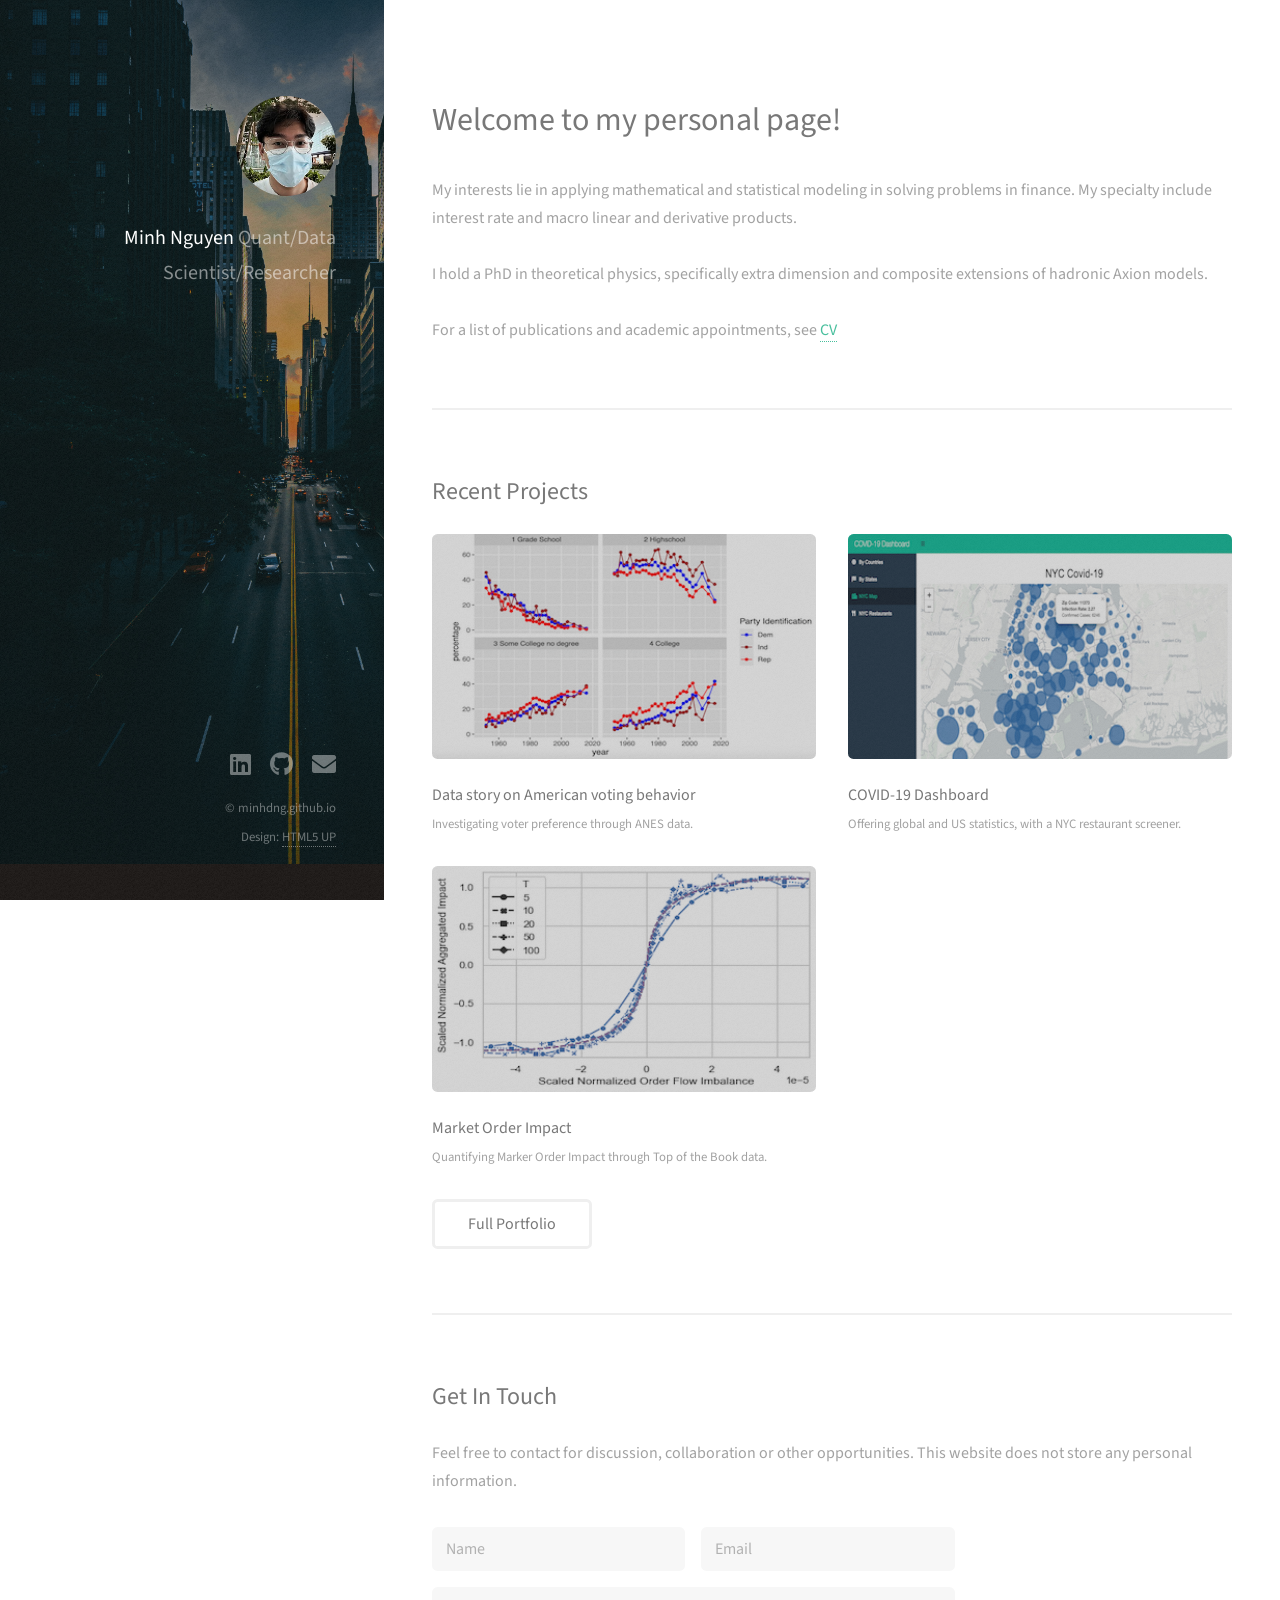
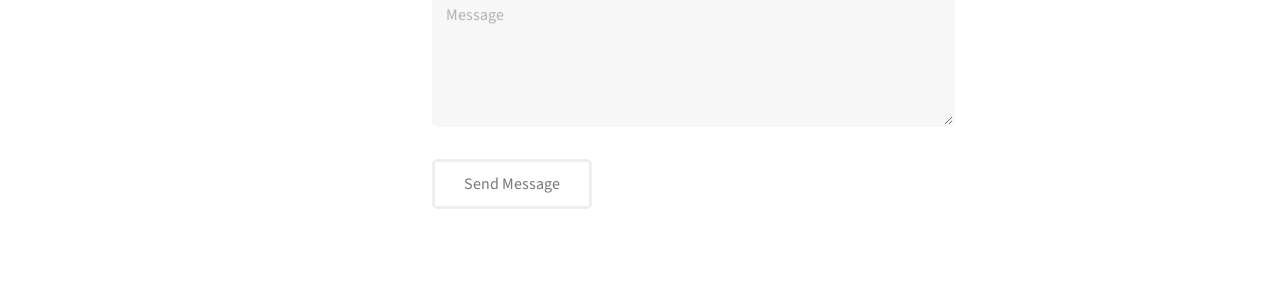
<file: index.html>
<!DOCTYPE HTML>
<!--
	Template information:
	Strata by HTML5 UP
	html5up.net | @ajlkn
	Free for personal and commercial use under the CCA 3.0 license (html5up.net/license)
-->
<html>
	<head>
		<title>Minh Nguyen personal page</title>
		<meta charset="utf-8" />
		<meta name="viewport" content="width=device-width, initial-scale=1, user-scalable=no" />
		<link rel="stylesheet" href="css/main.css" />
	</head>
	<body class="is-preload">

		<!-- Header -->
			<header id="header">
				<div class="inner">
					<a href="#" class="image avatar"><img src="images/avatar.jpg" alt="" /></a>
					<h1><strong>Minh Nguyen</strong> <br /> 
					Quant/Data Scientist/Researcher </a></h1>
				</div>
			</header>

		<!-- Main -->
			<div id="main">

				<!-- One -->
					<section id="one">
						<header class="major">
							<h2>Welcome to my personal page!</h2>
						</header>
						<p>My interests lie in applying mathematical and statistical modeling in solving problems in finance. 
							My specialty include interest rate and macro linear and derivative products. 
							<br/>
							<br/>
							I hold a PhD in theoretical physics, specifically extra dimension and composite extensions of hadronic Axion models. 
							<br/>
							<br/>
							For a list of publications and academic appointments, see <a href="cv.pdf">CV</a>
					</section>

				<!-- Two -->
					<section id="two">
						<h2>Recent Projects</h2>
						<div class="row">
							<article class="col-6 col-12-xsmall work-item">
								<a href="images/fulls/proj_anes.png" class="image fit thumb"><img src="images/thumbs/proj_anes.png" alt="" /></a>
								<h3>Data story on American voting behavior</h3>
								<p>Investigating voter preference through ANES data.</p>
							</article>
							<article class="col-6 col-12-xsmall work-item">
								<a href="images/fulls/proj_covid.png" class="image fit thumb"><img src="images/thumbs/proj_covid.png" alt="" /></a>
								<h3>COVID-19 Dashboard</h3>
								<p>Offering global and US statistics, with a NYC restaurant screener.</p>
							</article>
							<article class="col-6 col-12-xsmall work-item">
								<a href="images/fulls/proj_market.png" class="image fit thumb"><img src="images/thumbs/proj_market.png" alt="" /></a>
								<h3>Market Order Impact</h3>
								<p>Quantifying Marker Order Impact through Top of the Book data.</p>
							</article>
						</div>
						<ul class="actions">
							<li><a href="#" class="button">Full Portfolio</a></li>
						</ul>
					</section>

				<!-- Three -->
					<section id="three">
						<h2>Get In Touch</h2>
						<p>Feel free to contact for discussion, collaboration or other opportunities. This website does not store any personal information.</p>
						<div class="row">
							<div class="col-8 col-12-small">
								<form action="https://formspree.io/f/mzbkoeaw" method="post">
									<div class="row gtr-uniform gtr-50">
										<div class="col-6 col-12-xsmall"><input type="text" name="name" id="name" placeholder="Name" /></div>
										<div class="col-6 col-12-xsmall"><input type="email" name="_replyto" id="email" placeholder="Email" /></div>
										<div class="col-12"><textarea name="message" id="message" placeholder="Message" rows="4"></textarea></div>
									</div>
								</form>
								<ul class="actions">
									<li><input type="submit" value="Send Message" /></li>
								</ul>
							</div>

						</div>
					</section>

				<!-- Four -->
				<!--
					<section id="four">
						<h2>Elements</h2>

						<section>
							<h4>Text</h4>
							<p>This is <b>bold</b> and this is <strong>strong</strong>. This is <i>italic</i> and this is <em>emphasized</em>.
							This is <sup>superscript</sup> text and this is <sub>subscript</sub> text.
							This is <u>underlined</u> and this is code: <code>for (;;) { ... }</code>. Finally, <a href="#">this is a link</a>.</p>
							<hr />
							<header>
								<h4>Heading with a Subtitle</h4>
								<p>Lorem ipsum dolor sit amet nullam id egestas urna aliquam</p>
							</header>
							<p>Nunc lacinia ante nunc ac lobortis. Interdum adipiscing gravida odio porttitor sem non mi integer non faucibus ornare mi ut ante amet placerat aliquet. Volutpat eu sed ante lacinia sapien lorem accumsan varius montes viverra nibh in adipiscing blandit tempus accumsan.</p>
							<header>
								<h5>Heading with a Subtitle</h5>
								<p>Lorem ipsum dolor sit amet nullam id egestas urna aliquam</p>
							</header>
							<p>Nunc lacinia ante nunc ac lobortis. Interdum adipiscing gravida odio porttitor sem non mi integer non faucibus ornare mi ut ante amet placerat aliquet. Volutpat eu sed ante lacinia sapien lorem accumsan varius montes viverra nibh in adipiscing blandit tempus accumsan.</p>
							<hr />
							<h2>Heading Level 2</h2>
							<h3>Heading Level 3</h3>
							<h4>Heading Level 4</h4>
							<h5>Heading Level 5</h5>
							<h6>Heading Level 6</h6>
							<hr />
							<h5>Blockquote</h5>
							<blockquote>Fringilla nisl. Donec accumsan interdum nisi, quis tincidunt felis sagittis eget tempus euismod. Vestibulum ante ipsum primis in faucibus vestibulum. Blandit adipiscing eu felis iaculis volutpat ac adipiscing accumsan faucibus. Vestibulum ante ipsum primis in faucibus lorem ipsum dolor sit amet nullam adipiscing eu felis.</blockquote>
							<h5>Preformatted</h5>
							<pre><code>i = 0;

while (!deck.isInOrder()) {
print 'Iteration ' + i;
deck.shuffle();
i++;
}

print 'It took ' + i + ' iterations to sort the deck.';</code></pre>
						</section>

						<section>
							<h4>Lists</h4>
							<div class="row">
								<div class="col-6 col-12-xsmall">
									<h5>Unordered</h5>
									<ul>
										<li>Dolor pulvinar etiam magna etiam.</li>
										<li>Sagittis adipiscing lorem eleifend.</li>
										<li>Felis enim feugiat dolore viverra.</li>
									</ul>
									<h5>Alternate</h5>
									<ul class="alt">
										<li>Dolor pulvinar etiam magna etiam.</li>
										<li>Sagittis adipiscing lorem eleifend.</li>
										<li>Felis enim feugiat dolore viverra.</li>
									</ul>
								</div>
								<div class="col-6 col-12-xsmall">
									<h5>Ordered</h5>
									<ol>
										<li>Dolor pulvinar etiam magna etiam.</li>
										<li>Etiam vel felis at lorem sed viverra.</li>
										<li>Felis enim feugiat dolore viverra.</li>
										<li>Dolor pulvinar etiam magna etiam.</li>
										<li>Etiam vel felis at lorem sed viverra.</li>
										<li>Felis enim feugiat dolore viverra.</li>
									</ol>
									<h5>Icons</h5>
									<ul class="icons">
										<li><a href="#" class="icon brands fa-twitter"><span class="label">Twitter</span></a></li>
										<li><a href="#" class="icon brands fa-facebook-f"><span class="label">Facebook</span></a></li>
										<li><a href="#" class="icon brands fa-instagram"><span class="label">Instagram</span></a></li>
										<li><a href="#" class="icon brands fa-github"><span class="label">Github</span></a></li>
										<li><a href="#" class="icon brands fa-dribbble"><span class="label">Dribbble</span></a></li>
										<li><a href="#" class="icon brands fa-tumblr"><span class="label">Tumblr</span></a></li>
									</ul>
								</div>
							</div>
							<h5>Actions</h5>
							<ul class="actions">
								<li><a href="#" class="button primary">Default</a></li>
								<li><a href="#" class="button">Default</a></li>
							</ul>
							<ul class="actions small">
								<li><a href="#" class="button primary small">Small</a></li>
								<li><a href="#" class="button small">Small</a></li>
							</ul>
							<div class="row">
								<div class="col-6 col-12-small">
									<ul class="actions stacked">
										<li><a href="#" class="button primary">Default</a></li>
										<li><a href="#" class="button">Default</a></li>
									</ul>
								</div>
								<div class="col-6 col-12-small">
									<ul class="actions stacked">
										<li><a href="#" class="button primary small">Small</a></li>
										<li><a href="#" class="button small">Small</a></li>
									</ul>
								</div>
								<div class="col-6 col-12-small">
									<ul class="actions stacked">
										<li><a href="#" class="button primary fit">Default</a></li>
										<li><a href="#" class="button fit">Default</a></li>
									</ul>
								</div>
								<div class="col-6 col-12-small">
									<ul class="actions stacked">
										<li><a href="#" class="button primary small fit">Small</a></li>
										<li><a href="#" class="button small fit">Small</a></li>
									</ul>
								</div>
							</div>
						</section>

						<section>
							<h4>Table</h4>
							<h5>Default</h5>
							<div class="table-wrapper">
								<table>
									<thead>
										<tr>
											<th>Name</th>
											<th>Description</th>
											<th>Price</th>
										</tr>
									</thead>
									<tbody>
										<tr>
											<td>Item One</td>
											<td>Ante turpis integer aliquet porttitor.</td>
											<td>29.99</td>
										</tr>
										<tr>
											<td>Item Two</td>
											<td>Vis ac commodo adipiscing arcu aliquet.</td>
											<td>19.99</td>
										</tr>
										<tr>
											<td>Item Three</td>
											<td> Morbi faucibus arcu accumsan lorem.</td>
											<td>29.99</td>
										</tr>
										<tr>
											<td>Item Four</td>
											<td>Vitae integer tempus condimentum.</td>
											<td>19.99</td>
										</tr>
										<tr>
											<td>Item Five</td>
											<td>Ante turpis integer aliquet porttitor.</td>
											<td>29.99</td>
										</tr>
									</tbody>
									<tfoot>
										<tr>
											<td colspan="2"></td>
											<td>100.00</td>
										</tr>
									</tfoot>
								</table>
							</div>

							<h5>Alternate</h5>
							<div class="table-wrapper">
								<table class="alt">
									<thead>
										<tr>
											<th>Name</th>
											<th>Description</th>
											<th>Price</th>
										</tr>
									</thead>
									<tbody>
										<tr>
											<td>Item One</td>
											<td>Ante turpis integer aliquet porttitor.</td>
											<td>29.99</td>
										</tr>
										<tr>
											<td>Item Two</td>
											<td>Vis ac commodo adipiscing arcu aliquet.</td>
											<td>19.99</td>
										</tr>
										<tr>
											<td>Item Three</td>
											<td> Morbi faucibus arcu accumsan lorem.</td>
											<td>29.99</td>
										</tr>
										<tr>
											<td>Item Four</td>
											<td>Vitae integer tempus condimentum.</td>
											<td>19.99</td>
										</tr>
										<tr>
											<td>Item Five</td>
											<td>Ante turpis integer aliquet porttitor.</td>
											<td>29.99</td>
										</tr>
									</tbody>
									<tfoot>
										<tr>
											<td colspan="2"></td>
											<td>100.00</td>
										</tr>
									</tfoot>
								</table>
							</div>
						</section>

						<section>
							<h4>Buttons</h4>
							<ul class="actions">
								<li><a href="#" class="button primary">Primary</a></li>
								<li><a href="#" class="button">Default</a></li>
							</ul>
							<ul class="actions">
								<li><a href="#" class="button large">Large</a></li>
								<li><a href="#" class="button">Default</a></li>
								<li><a href="#" class="button small">Small</a></li>
							</ul>
							<ul class="actions fit">
								<li><a href="#" class="button primary fit">Fit</a></li>
								<li><a href="#" class="button fit">Fit</a></li>
							</ul>
							<ul class="actions fit small">
								<li><a href="#" class="button primary fit small">Fit + Small</a></li>
								<li><a href="#" class="button fit small">Fit + Small</a></li>
							</ul>
							<ul class="actions">
								<li><a href="#" class="button primary icon solid fa-download">Icon</a></li>
								<li><a href="#" class="button icon solid fa-download">Icon</a></li>
							</ul>
							<ul class="actions">
								<li><span class="button primary disabled">Primary</span></li>
								<li><span class="button disabled">Default</span></li>
							</ul>
						</section>

						<section>
							<h4>Form</h4>
							<form method="post" action="#">
								<div class="row gtr-uniform gtr-50">
									<div class="col-6 col-12-xsmall">
										<input type="text" name="demo-name" id="demo-name" value="" placeholder="Name" />
									</div>
									<div class="col-6 col-12-xsmall">
										<input type="email" name="demo-email" id="demo-email" value="" placeholder="Email" />
									</div>
									<div class="col-12">
										<select name="demo-category" id="demo-category">
											<option value="">- Category -</option>
											<option value="1">Manufacturing</option>
											<option value="1">Shipping</option>
											<option value="1">Administration</option>
											<option value="1">Human Resources</option>
										</select>
									</div>
									<div class="col-4 col-12-small">
										<input type="radio" id="demo-priority-low" name="demo-priority" checked>
										<label for="demo-priority-low">Low Priority</label>
									</div>
									<div class="col-4 col-12-small">
										<input type="radio" id="demo-priority-normal" name="demo-priority">
										<label for="demo-priority-normal">Normal Priority</label>
									</div>
									<div class="col-4 col-12-small">
										<input type="radio" id="demo-priority-high" name="demo-priority">
										<label for="demo-priority-high">High Priority</label>
									</div>
									<div class="col-6 col-12-small">
										<input type="checkbox" id="demo-copy" name="demo-copy">
										<label for="demo-copy">Email me a copy of this message</label>
									</div>
									<div class="col-6 col-12-small">
										<input type="checkbox" id="demo-human" name="demo-human" checked>
										<label for="demo-human">I am a human and not a robot</label>
									</div>
									<div class="col-12">
										<textarea name="demo-message" id="demo-message" placeholder="Enter your message" rows="6"></textarea>
									</div>
									<div class="col-12">
										<ul class="actions">
											<li><input type="submit" value="Send Message" class="primary" /></li>
											<li><input type="reset" value="Reset" /></li>
										</ul>
									</div>
								</div>
							</form>
						</section>

						<section>
							<h4>Image</h4>
							<h5>Fit</h5>
							<div class="box alt">
								<div class="row gtr-50 gtr-uniform">
									<div class="col-12"><span class="image fit"><img src="images/fulls/05.jpg" alt="" /></span></div>
									<div class="col-4"><span class="image fit"><img src="images/thumbs/01.jpg" alt="" /></span></div>
									<div class="col-4"><span class="image fit"><img src="images/thumbs/02.jpg" alt="" /></span></div>
									<div class="col-4"><span class="image fit"><img src="images/thumbs/03.jpg" alt="" /></span></div>
									<div class="col-4"><span class="image fit"><img src="images/thumbs/04.jpg" alt="" /></span></div>
									<div class="col-4"><span class="image fit"><img src="images/thumbs/05.jpg" alt="" /></span></div>
									<div class="col-4"><span class="image fit"><img src="images/thumbs/06.jpg" alt="" /></span></div>
									<div class="col-4"><span class="image fit"><img src="images/thumbs/03.jpg" alt="" /></span></div>
									<div class="col-4"><span class="image fit"><img src="images/thumbs/02.jpg" alt="" /></span></div>
									<div class="col-4"><span class="image fit"><img src="images/thumbs/01.jpg" alt="" /></span></div>
								</div>
							</div>
							<h5>Left &amp; Right</h5>
							<p><span class="image left"><img src="images/avatar.jpg" alt="" /></span>Fringilla nisl. Donec accumsan interdum nisi, quis tincidunt felis sagittis eget. tempus euismod. Vestibulum ante ipsum primis in faucibus vestibulum. Blandit adipiscing eu felis iaculis volutpat ac adipiscing accumsan eu faucibus. Integer ac pellentesque praesent tincidunt felis sagittis eget. tempus euismod. Vestibulum ante ipsum primis in faucibus vestibulum. Blandit adipiscing eu felis iaculis volutpat ac adipiscing accumsan eu faucibus. Integer ac pellentesque praesent. Donec accumsan interdum nisi, quis tincidunt felis sagittis eget. tempus euismod. Vestibulum ante ipsum primis in faucibus vestibulum. Blandit adipiscing eu felis iaculis volutpat ac adipiscing accumsan eu faucibus. Integer ac pellentesque praesent tincidunt felis sagittis eget. tempus euismod. Vestibulum ante ipsum primis in faucibus vestibulum. Blandit adipiscing eu felis iaculis volutpat ac adipiscing accumsan eu faucibus. Integer ac pellentesque praesent.</p>
							<p><span class="image right"><img src="images/avatar.jpg" alt="" /></span>Fringilla nisl. Donec accumsan interdum nisi, quis tincidunt felis sagittis eget. tempus euismod. Vestibulum ante ipsum primis in faucibus vestibulum. Blandit adipiscing eu felis iaculis volutpat ac adipiscing accumsan eu faucibus. Integer ac pellentesque praesent tincidunt felis sagittis eget. tempus euismod. Vestibulum ante ipsum primis in faucibus vestibulum. Blandit adipiscing eu felis iaculis volutpat ac adipiscing accumsan eu faucibus. Integer ac pellentesque praesent. Donec accumsan interdum nisi, quis tincidunt felis sagittis eget. tempus euismod. Vestibulum ante ipsum primis in faucibus vestibulum. Blandit adipiscing eu felis iaculis volutpat ac adipiscing accumsan eu faucibus. Integer ac pellentesque praesent tincidunt felis sagittis eget. tempus euismod. Vestibulum ante ipsum primis in faucibus vestibulum. Blandit adipiscing eu felis iaculis volutpat ac adipiscing accumsan eu faucibus. Integer ac pellentesque praesent.</p>
						</section>

					</section>
				-->

			</div>

		<!-- Footer -->
			<footer id="footer">
				<div class="inner">
					<ul class="icons">
						<!--<li><a href="#" class="icon brands fa-twitter"><span class="label">Twitter</span></a></li>-->
						<li><a href="https://www.linkedin.com/in/ndminh1990/" class="icon brands fa-linkedin"><span class="label">Linkedin</span></a></li>
						<li><a href="https://github.com/minhdng" class="icon brands fa-github"><span class="label">Github</span></a></li>
						<li><a href="nguy1642@umn.edu" class="icon solid fa-envelope"><span class="label">Email</span></a></li>
					</ul>
					<ul class="copyright">
						<li>&copy; minhdng.github.io</li><li>Design: <a href="http://html5up.net">HTML5 UP</a></li>
					</ul>
				</div>
			</footer>

		<!-- Scripts -->
			<script src="js/jquery.min.js"></script>
			<script src="js/jquery.poptrox.min.js"></script>
			<script src="js/browser.min.js"></script>
			<script src="js/breakpoints.min.js"></script>
			<script src="js/util.js"></script>
			<script src="js/main.js"></script>

	</body>
</html>
</file>
<file: css/main.css>
@import url("fontawesome-all.min.css");
@import url("https://fonts.googleapis.com/css?family=Source+Sans+Pro:400,400italic");

/*
	Strata by HTML5 UP
	html5up.net | @ajlkn
	Free for personal and commercial use under the CCA 3.0 license (html5up.net/license)
*/

html, body, div, span, applet, object,
iframe, h1, h2, h3, h4, h5, h6, p, blockquote,
pre, a, abbr, acronym, address, big, cite,
code, del, dfn, em, img, ins, kbd, q, s, samp,
small, strike, strong, sub, sup, tt, var, b,
u, i, center, dl, dt, dd, ol, ul, li, fieldset,
form, label, legend, table, caption, tbody,
tfoot, thead, tr, th, td, article, aside,
canvas, details, embed, figure, figcaption,
footer, header, hgroup, menu, nav, output, ruby,
section, summary, time, mark, audio, video {
	margin: 0;
	padding: 0;
	border: 0;
	font-size: 100%;
	font: inherit;
	vertical-align: baseline;}

article, aside, details, figcaption, figure,
footer, header, hgroup, menu, nav, section {
	display: block;}

body {
	line-height: 1;
}

ol, ul {
	list-style: none;
}

blockquote, q {
	quotes: none;
}

	blockquote:before, blockquote:after, q:before, q:after {
		content: '';
		content: none;
	}

table {
	border-collapse: collapse;
	border-spacing: 0;
}

body {
	-webkit-text-size-adjust: none;
}

mark {
	background-color: transparent;
	color: inherit;
}

input::-moz-focus-inner {
	border: 0;
	padding: 0;
}

input, select, textarea {
	-moz-appearance: none;
	-webkit-appearance: none;
	-ms-appearance: none;
	appearance: none;
}

/* Basic */

	html {
		box-sizing: border-box;
	}

	*, *:before, *:after {
		box-sizing: inherit;
	}

	body {
		background: #fff;
	}

		body.is-preload *, body.is-preload *:before, body.is-preload *:after {
			-moz-animation: none !important;
			-webkit-animation: none !important;
			-ms-animation: none !important;
			animation: none !important;
			-moz-transition: none !important;
			-webkit-transition: none !important;
			-ms-transition: none !important;
			transition: none !important;
		}

	body, input, select, textarea {
		color: #a2a2a2;
		font-family: "Source Sans Pro", Helvetica, sans-serif;
		font-size: 16pt;
		font-weight: 400;
		line-height: 1.75em;
	}

	a {
		-moz-transition: color 0.2s ease-in-out, border-color 0.2s ease-in-out;
		-webkit-transition: color 0.2s ease-in-out, border-color 0.2s ease-in-out;
		-ms-transition: color 0.2s ease-in-out, border-color 0.2s ease-in-out;
		transition: color 0.2s ease-in-out, border-color 0.2s ease-in-out;
		border-bottom: dotted 1px;
		color: #49bf9d;
		text-decoration: none;
	}

		a:hover {
			border-bottom-color: transparent;
			color: #49bf9d !important;
			text-decoration: none;
		}

	strong, b {
		color: #787878;
		font-weight: 400;
	}

	em, i {
		font-style: italic;
	}

	p {
		margin: 0 0 2em 0;
	}

	h1, h2, h3, h4, h5, h6 {
		color: #787878;
		font-weight: 400;
		line-height: 1em;
		margin: 0 0 1em 0;
	}

		h1 a, h2 a, h3 a, h4 a, h5 a, h6 a {
			color: inherit;
			text-decoration: none;
		}

	h1 {
		font-size: 2em;
		line-height: 1.5em;
	}

	h2 {
		font-size: 1.5em;
		line-height: 1.5em;
	}

	h3 {
		font-size: 1.25em;
		line-height: 1.5em;
	}

	h4 {
		font-size: 1.1em;
		line-height: 1.5em;
	}

	h5 {
		font-size: 0.9em;
		line-height: 1.5em;
	}

	h6 {
		font-size: 0.7em;
		line-height: 1.5em;
	}

	sub {
		font-size: 0.8em;
		position: relative;
		top: 0.5em;
	}

	sup {
		font-size: 0.8em;
		position: relative;
		top: -0.5em;
	}

	hr {
		border: 0;
		border-bottom: solid 2px #efefef;
		margin: 2em 0;
	}

		hr.major {
			margin: 3em 0;
		}

	blockquote {
		border-left: solid 6px #efefef;
		font-style: italic;
		margin: 0 0 2em 0;
		padding: 0.5em 0 0.5em 1.5em;
	}

	code {
		background: #f7f7f7;
		border-radius: 0.35em;
		border: solid 2px #efefef;
		font-family: "Courier New", monospace;
		font-size: 0.9em;
		margin: 0 0.25em;
		padding: 0.25em 0.65em;
	}

	pre {
		-webkit-overflow-scrolling: touch;
		font-family: "Courier New", monospace;
		font-size: 0.9em;
		margin: 0 0 2em 0;
	}

		pre code {
			display: block;
			line-height: 1.75em;
			padding: 1em 1.5em;
			overflow-x: auto;
		}

	.align-left {
		text-align: left;
	}

	.align-center {
		text-align: center;
	}

	.align-right {
		text-align: right;
	}

/* Container */

	.container {
		margin: 0 auto;
		max-width: calc(100% - 4em);
		width: 100%;
	}

		.container.xsmall {
			width: 25%;
		}

		.container.small {
			width: 50%;
		}

		.container.medium {
			width: 75%;
		}

		.container.large {
			width: 125%;
		}

		.container.xlarge {
			width: 150%;
		}

		.container.max {
			width: 100%;
		}

		@media screen and (max-width: 980px) {

			.container {
				width: 100% !important;
				max-width: 100% !important;
			}

		}

		@media screen and (max-width: 480px) {

			.container {
				max-width: calc(100% - 3em);
			}

		}

/* Row */

	.row {
		display: flex;
		flex-wrap: wrap;
		box-sizing: border-box;
		align-items: stretch;
	}

		.row > * {
			box-sizing: border-box;
		}

		.row.gtr-uniform > * > :last-child {
			margin-bottom: 0;
		}

		.row.aln-left {
			justify-content: flex-start;
		}

		.row.aln-center {
			justify-content: center;
		}

		.row.aln-right {
			justify-content: flex-end;
		}

		.row.aln-top {
			align-items: flex-start;
		}

		.row.aln-middle {
			align-items: center;
		}

		.row.aln-bottom {
			align-items: flex-end;
		}

		.row > .imp {
			order: -1;
		}

		.row > .col-1 {
			width: 8.33333%;
		}

		.row > .off-1 {
			margin-left: 8.33333%;
		}

		.row > .col-2 {
			width: 16.66667%;
		}

		.row > .off-2 {
			margin-left: 16.66667%;
		}

		.row > .col-3 {
			width: 25%;
		}

		.row > .off-3 {
			margin-left: 25%;
		}

		.row > .col-4 {
			width: 33.33333%;
		}

		.row > .off-4 {
			margin-left: 33.33333%;
		}

		.row > .col-5 {
			width: 41.66667%;
		}

		.row > .off-5 {
			margin-left: 41.66667%;
		}

		.row > .col-6 {
			width: 50%;
		}

		.row > .off-6 {
			margin-left: 50%;
		}

		.row > .col-7 {
			width: 58.33333%;
		}

		.row > .off-7 {
			margin-left: 58.33333%;
		}

		.row > .col-8 {
			width: 66.66667%;
		}

		.row > .off-8 {
			margin-left: 66.66667%;
		}

		.row > .col-9 {
			width: 75%;
		}

		.row > .off-9 {
			margin-left: 75%;
		}

		.row > .col-10 {
			width: 83.33333%;
		}

		.row > .off-10 {
			margin-left: 83.33333%;
		}

		.row > .col-11 {
			width: 91.66667%;
		}

		.row > .off-11 {
			margin-left: 91.66667%;
		}

		.row > .col-12 {
			width: 100%;
		}

		.row > .off-12 {
			margin-left: 100%;
		}

		.row.gtr-0 {
			margin-top: 0;
			margin-left: 0em;
		}

			.row.gtr-0 > * {
				padding: 0 0 0 0em;
			}

			.row.gtr-0.gtr-uniform {
				margin-top: 0em;
			}

				.row.gtr-0.gtr-uniform > * {
					padding-top: 0em;
				}

		.row.gtr-25 {
			margin-top: 0;
			margin-left: -0.625em;
		}

			.row.gtr-25 > * {
				padding: 0 0 0 0.625em;
			}

			.row.gtr-25.gtr-uniform {
				margin-top: -0.625em;
			}

				.row.gtr-25.gtr-uniform > * {
					padding-top: 0.625em;
				}

		.row.gtr-50 {
			margin-top: 0;
			margin-left: -1.25em;
		}

			.row.gtr-50 > * {
				padding: 0 0 0 1.25em;
			}

			.row.gtr-50.gtr-uniform {
				margin-top: -1.25em;
			}

				.row.gtr-50.gtr-uniform > * {
					padding-top: 1.25em;
				}

		.row {
			margin-top: 0;
			margin-left: -2.5em;
		}

			.row > * {
				padding: 0 0 0 2.5em;
			}

			.row.gtr-uniform {
				margin-top: -2.5em;
			}

				.row.gtr-uniform > * {
					padding-top: 2.5em;
				}

		.row.gtr-150 {
			margin-top: 0;
			margin-left: -3.75em;
		}

			.row.gtr-150 > * {
				padding: 0 0 0 3.75em;
			}

			.row.gtr-150.gtr-uniform {
				margin-top: -3.75em;
			}

				.row.gtr-150.gtr-uniform > * {
					padding-top: 3.75em;
				}

		.row.gtr-200 {
			margin-top: 0;
			margin-left: -5em;
		}

			.row.gtr-200 > * {
				padding: 0 0 0 5em;
			}

			.row.gtr-200.gtr-uniform {
				margin-top: -5em;
			}

				.row.gtr-200.gtr-uniform > * {
					padding-top: 5em;
				}

		@media screen and (max-width: 1800px) {

			.row {
				display: flex;
				flex-wrap: wrap;
				box-sizing: border-box;
				align-items: stretch;
			}

				.row > * {
					box-sizing: border-box;
				}

				.row.gtr-uniform > * > :last-child {
					margin-bottom: 0;
				}

				.row.aln-left {
					justify-content: flex-start;
				}

				.row.aln-center {
					justify-content: center;
				}

				.row.aln-right {
					justify-content: flex-end;
				}

				.row.aln-top {
					align-items: flex-start;
				}

				.row.aln-middle {
					align-items: center;
				}

				.row.aln-bottom {
					align-items: flex-end;
				}

				.row > .imp-xlarge {
					order: -1;
				}

				.row > .col-1-xlarge {
					width: 8.33333%;
				}

				.row > .off-1-xlarge {
					margin-left: 8.33333%;
				}

				.row > .col-2-xlarge {
					width: 16.66667%;
				}

				.row > .off-2-xlarge {
					margin-left: 16.66667%;
				}

				.row > .col-3-xlarge {
					width: 25%;
				}

				.row > .off-3-xlarge {
					margin-left: 25%;
				}

				.row > .col-4-xlarge {
					width: 33.33333%;
				}

				.row > .off-4-xlarge {
					margin-left: 33.33333%;
				}

				.row > .col-5-xlarge {
					width: 41.66667%;
				}

				.row > .off-5-xlarge {
					margin-left: 41.66667%;
				}

				.row > .col-6-xlarge {
					width: 50%;
				}

				.row > .off-6-xlarge {
					margin-left: 50%;
				}

				.row > .col-7-xlarge {
					width: 58.33333%;
				}

				.row > .off-7-xlarge {
					margin-left: 58.33333%;
				}

				.row > .col-8-xlarge {
					width: 66.66667%;
				}

				.row > .off-8-xlarge {
					margin-left: 66.66667%;
				}

				.row > .col-9-xlarge {
					width: 75%;
				}

				.row > .off-9-xlarge {
					margin-left: 75%;
				}

				.row > .col-10-xlarge {
					width: 83.33333%;
				}

				.row > .off-10-xlarge {
					margin-left: 83.33333%;
				}

				.row > .col-11-xlarge {
					width: 91.66667%;
				}

				.row > .off-11-xlarge {
					margin-left: 91.66667%;
				}

				.row > .col-12-xlarge {
					width: 100%;
				}

				.row > .off-12-xlarge {
					margin-left: 100%;
				}

				.row.gtr-0 {
					margin-top: 0;
					margin-left: 0em;
				}

					.row.gtr-0 > * {
						padding: 0 0 0 0em;
					}

					.row.gtr-0.gtr-uniform {
						margin-top: 0em;
					}

						.row.gtr-0.gtr-uniform > * {
							padding-top: 0em;
						}

				.row.gtr-25 {
					margin-top: 0;
					margin-left: -0.625em;
				}

					.row.gtr-25 > * {
						padding: 0 0 0 0.625em;
					}

					.row.gtr-25.gtr-uniform {
						margin-top: -0.625em;
					}

						.row.gtr-25.gtr-uniform > * {
							padding-top: 0.625em;
						}

				.row.gtr-50 {
					margin-top: 0;
					margin-left: -1.25em;
				}

					.row.gtr-50 > * {
						padding: 0 0 0 1.25em;
					}

					.row.gtr-50.gtr-uniform {
						margin-top: -1.25em;
					}

						.row.gtr-50.gtr-uniform > * {
							padding-top: 1.25em;
						}

				.row {
					margin-top: 0;
					margin-left: -2.5em;
				}

					.row > * {
						padding: 0 0 0 2.5em;
					}

					.row.gtr-uniform {
						margin-top: -2.5em;
					}

						.row.gtr-uniform > * {
							padding-top: 2.5em;
						}

				.row.gtr-150 {
					margin-top: 0;
					margin-left: -3.75em;
				}

					.row.gtr-150 > * {
						padding: 0 0 0 3.75em;
					}

					.row.gtr-150.gtr-uniform {
						margin-top: -3.75em;
					}

						.row.gtr-150.gtr-uniform > * {
							padding-top: 3.75em;
						}

				.row.gtr-200 {
					margin-top: 0;
					margin-left: -5em;
				}

					.row.gtr-200 > * {
						padding: 0 0 0 5em;
					}

					.row.gtr-200.gtr-uniform {
						margin-top: -5em;
					}

						.row.gtr-200.gtr-uniform > * {
							padding-top: 5em;
						}

		}

		@media screen and (max-width: 1280px) {

			.row {
				display: flex;
				flex-wrap: wrap;
				box-sizing: border-box;
				align-items: stretch;
			}

				.row > * {
					box-sizing: border-box;
				}

				.row.gtr-uniform > * > :last-child {
					margin-bottom: 0;
				}

				.row.aln-left {
					justify-content: flex-start;
				}

				.row.aln-center {
					justify-content: center;
				}

				.row.aln-right {
					justify-content: flex-end;
				}

				.row.aln-top {
					align-items: flex-start;
				}

				.row.aln-middle {
					align-items: center;
				}

				.row.aln-bottom {
					align-items: flex-end;
				}

				.row > .imp-large {
					order: -1;
				}

				.row > .col-1-large {
					width: 8.33333%;
				}

				.row > .off-1-large {
					margin-left: 8.33333%;
				}

				.row > .col-2-large {
					width: 16.66667%;
				}

				.row > .off-2-large {
					margin-left: 16.66667%;
				}

				.row > .col-3-large {
					width: 25%;
				}

				.row > .off-3-large {
					margin-left: 25%;
				}

				.row > .col-4-large {
					width: 33.33333%;
				}

				.row > .off-4-large {
					margin-left: 33.33333%;
				}

				.row > .col-5-large {
					width: 41.66667%;
				}

				.row > .off-5-large {
					margin-left: 41.66667%;
				}

				.row > .col-6-large {
					width: 50%;
				}

				.row > .off-6-large {
					margin-left: 50%;
				}

				.row > .col-7-large {
					width: 58.33333%;
				}

				.row > .off-7-large {
					margin-left: 58.33333%;
				}

				.row > .col-8-large {
					width: 66.66667%;
				}

				.row > .off-8-large {
					margin-left: 66.66667%;
				}

				.row > .col-9-large {
					width: 75%;
				}

				.row > .off-9-large {
					margin-left: 75%;
				}

				.row > .col-10-large {
					width: 83.33333%;
				}

				.row > .off-10-large {
					margin-left: 83.33333%;
				}

				.row > .col-11-large {
					width: 91.66667%;
				}

				.row > .off-11-large {
					margin-left: 91.66667%;
				}

				.row > .col-12-large {
					width: 100%;
				}

				.row > .off-12-large {
					margin-left: 100%;
				}

				.row.gtr-0 {
					margin-top: 0;
					margin-left: 0em;
				}

					.row.gtr-0 > * {
						padding: 0 0 0 0em;
					}

					.row.gtr-0.gtr-uniform {
						margin-top: 0em;
					}

						.row.gtr-0.gtr-uniform > * {
							padding-top: 0em;
						}

				.row.gtr-25 {
					margin-top: 0;
					margin-left: -0.5em;
				}

					.row.gtr-25 > * {
						padding: 0 0 0 0.5em;
					}

					.row.gtr-25.gtr-uniform {
						margin-top: -0.5em;
					}

						.row.gtr-25.gtr-uniform > * {
							padding-top: 0.5em;
						}

				.row.gtr-50 {
					margin-top: 0;
					margin-left: -1em;
				}

					.row.gtr-50 > * {
						padding: 0 0 0 1em;
					}

					.row.gtr-50.gtr-uniform {
						margin-top: -1em;
					}

						.row.gtr-50.gtr-uniform > * {
							padding-top: 1em;
						}

				.row {
					margin-top: 0;
					margin-left: -2em;
				}

					.row > * {
						padding: 0 0 0 2em;
					}

					.row.gtr-uniform {
						margin-top: -2em;
					}

						.row.gtr-uniform > * {
							padding-top: 2em;
						}

				.row.gtr-150 {
					margin-top: 0;
					margin-left: -3em;
				}

					.row.gtr-150 > * {
						padding: 0 0 0 3em;
					}

					.row.gtr-150.gtr-uniform {
						margin-top: -3em;
					}

						.row.gtr-150.gtr-uniform > * {
							padding-top: 3em;
						}

				.row.gtr-200 {
					margin-top: 0;
					margin-left: -4em;
				}

					.row.gtr-200 > * {
						padding: 0 0 0 4em;
					}

					.row.gtr-200.gtr-uniform {
						margin-top: -4em;
					}

						.row.gtr-200.gtr-uniform > * {
							padding-top: 4em;
						}

		}

		@media screen and (max-width: 980px) {

			.row {
				display: flex;
				flex-wrap: wrap;
				box-sizing: border-box;
				align-items: stretch;
			}

				.row > * {
					box-sizing: border-box;
				}

				.row.gtr-uniform > * > :last-child {
					margin-bottom: 0;
				}

				.row.aln-left {
					justify-content: flex-start;
				}

				.row.aln-center {
					justify-content: center;
				}

				.row.aln-right {
					justify-content: flex-end;
				}

				.row.aln-top {
					align-items: flex-start;
				}

				.row.aln-middle {
					align-items: center;
				}

				.row.aln-bottom {
					align-items: flex-end;
				}

				.row > .imp-medium {
					order: -1;
				}

				.row > .col-1-medium {
					width: 8.33333%;
				}

				.row > .off-1-medium {
					margin-left: 8.33333%;
				}

				.row > .col-2-medium {
					width: 16.66667%;
				}

				.row > .off-2-medium {
					margin-left: 16.66667%;
				}

				.row > .col-3-medium {
					width: 25%;
				}

				.row > .off-3-medium {
					margin-left: 25%;
				}

				.row > .col-4-medium {
					width: 33.33333%;
				}

				.row > .off-4-medium {
					margin-left: 33.33333%;
				}

				.row > .col-5-medium {
					width: 41.66667%;
				}

				.row > .off-5-medium {
					margin-left: 41.66667%;
				}

				.row > .col-6-medium {
					width: 50%;
				}

				.row > .off-6-medium {
					margin-left: 50%;
				}

				.row > .col-7-medium {
					width: 58.33333%;
				}

				.row > .off-7-medium {
					margin-left: 58.33333%;
				}

				.row > .col-8-medium {
					width: 66.66667%;
				}

				.row > .off-8-medium {
					margin-left: 66.66667%;
				}

				.row > .col-9-medium {
					width: 75%;
				}

				.row > .off-9-medium {
					margin-left: 75%;
				}

				.row > .col-10-medium {
					width: 83.33333%;
				}

				.row > .off-10-medium {
					margin-left: 83.33333%;
				}

				.row > .col-11-medium {
					width: 91.66667%;
				}

				.row > .off-11-medium {
					margin-left: 91.66667%;
				}

				.row > .col-12-medium {
					width: 100%;
				}

				.row > .off-12-medium {
					margin-left: 100%;
				}

				.row.gtr-0 {
					margin-top: 0;
					margin-left: 0em;
				}

					.row.gtr-0 > * {
						padding: 0 0 0 0em;
					}

					.row.gtr-0.gtr-uniform {
						margin-top: 0em;
					}

						.row.gtr-0.gtr-uniform > * {
							padding-top: 0em;
						}

				.row.gtr-25 {
					margin-top: 0;
					margin-left: -0.5em;
				}

					.row.gtr-25 > * {
						padding: 0 0 0 0.5em;
					}

					.row.gtr-25.gtr-uniform {
						margin-top: -0.5em;
					}

						.row.gtr-25.gtr-uniform > * {
							padding-top: 0.5em;
						}

				.row.gtr-50 {
					margin-top: 0;
					margin-left: -1em;
				}

					.row.gtr-50 > * {
						padding: 0 0 0 1em;
					}

					.row.gtr-50.gtr-uniform {
						margin-top: -1em;
					}

						.row.gtr-50.gtr-uniform > * {
							padding-top: 1em;
						}

				.row {
					margin-top: 0;
					margin-left: -2em;
				}

					.row > * {
						padding: 0 0 0 2em;
					}

					.row.gtr-uniform {
						margin-top: -2em;
					}

						.row.gtr-uniform > * {
							padding-top: 2em;
						}

				.row.gtr-150 {
					margin-top: 0;
					margin-left: -3em;
				}

					.row.gtr-150 > * {
						padding: 0 0 0 3em;
					}

					.row.gtr-150.gtr-uniform {
						margin-top: -3em;
					}

						.row.gtr-150.gtr-uniform > * {
							padding-top: 3em;
						}

				.row.gtr-200 {
					margin-top: 0;
					margin-left: -4em;
				}

					.row.gtr-200 > * {
						padding: 0 0 0 4em;
					}

					.row.gtr-200.gtr-uniform {
						margin-top: -4em;
					}

						.row.gtr-200.gtr-uniform > * {
							padding-top: 4em;
						}

		}

		@media screen and (max-width: 736px) {

			.row {
				display: flex;
				flex-wrap: wrap;
				box-sizing: border-box;
				align-items: stretch;
			}

				.row > * {
					box-sizing: border-box;
				}

				.row.gtr-uniform > * > :last-child {
					margin-bottom: 0;
				}

				.row.aln-left {
					justify-content: flex-start;
				}

				.row.aln-center {
					justify-content: center;
				}

				.row.aln-right {
					justify-content: flex-end;
				}

				.row.aln-top {
					align-items: flex-start;
				}

				.row.aln-middle {
					align-items: center;
				}

				.row.aln-bottom {
					align-items: flex-end;
				}

				.row > .imp-small {
					order: -1;
				}

				.row > .col-1-small {
					width: 8.33333%;
				}

				.row > .off-1-small {
					margin-left: 8.33333%;
				}

				.row > .col-2-small {
					width: 16.66667%;
				}

				.row > .off-2-small {
					margin-left: 16.66667%;
				}

				.row > .col-3-small {
					width: 25%;
				}

				.row > .off-3-small {
					margin-left: 25%;
				}

				.row > .col-4-small {
					width: 33.33333%;
				}

				.row > .off-4-small {
					margin-left: 33.33333%;
				}

				.row > .col-5-small {
					width: 41.66667%;
				}

				.row > .off-5-small {
					margin-left: 41.66667%;
				}

				.row > .col-6-small {
					width: 50%;
				}

				.row > .off-6-small {
					margin-left: 50%;
				}

				.row > .col-7-small {
					width: 58.33333%;
				}

				.row > .off-7-small {
					margin-left: 58.33333%;
				}

				.row > .col-8-small {
					width: 66.66667%;
				}

				.row > .off-8-small {
					margin-left: 66.66667%;
				}

				.row > .col-9-small {
					width: 75%;
				}

				.row > .off-9-small {
					margin-left: 75%;
				}

				.row > .col-10-small {
					width: 83.33333%;
				}

				.row > .off-10-small {
					margin-left: 83.33333%;
				}

				.row > .col-11-small {
					width: 91.66667%;
				}

				.row > .off-11-small {
					margin-left: 91.66667%;
				}

				.row > .col-12-small {
					width: 100%;
				}

				.row > .off-12-small {
					margin-left: 100%;
				}

				.row.gtr-0 {
					margin-top: 0;
					margin-left: 0em;
				}

					.row.gtr-0 > * {
						padding: 0 0 0 0em;
					}

					.row.gtr-0.gtr-uniform {
						margin-top: 0em;
					}

						.row.gtr-0.gtr-uniform > * {
							padding-top: 0em;
						}

				.row.gtr-25 {
					margin-top: 0;
					margin-left: -0.375em;
				}

					.row.gtr-25 > * {
						padding: 0 0 0 0.375em;
					}

					.row.gtr-25.gtr-uniform {
						margin-top: -0.375em;
					}

						.row.gtr-25.gtr-uniform > * {
							padding-top: 0.375em;
						}

				.row.gtr-50 {
					margin-top: 0;
					margin-left: -0.75em;
				}

					.row.gtr-50 > * {
						padding: 0 0 0 0.75em;
					}

					.row.gtr-50.gtr-uniform {
						margin-top: -0.75em;
					}

						.row.gtr-50.gtr-uniform > * {
							padding-top: 0.75em;
						}

				.row {
					margin-top: 0;
					margin-left: -1.5em;
				}

					.row > * {
						padding: 0 0 0 1.5em;
					}

					.row.gtr-uniform {
						margin-top: -1.5em;
					}

						.row.gtr-uniform > * {
							padding-top: 1.5em;
						}

				.row.gtr-150 {
					margin-top: 0;
					margin-left: -2.25em;
				}

					.row.gtr-150 > * {
						padding: 0 0 0 2.25em;
					}

					.row.gtr-150.gtr-uniform {
						margin-top: -2.25em;
					}

						.row.gtr-150.gtr-uniform > * {
							padding-top: 2.25em;
						}

				.row.gtr-200 {
					margin-top: 0;
					margin-left: -3em;
				}

					.row.gtr-200 > * {
						padding: 0 0 0 3em;
					}

					.row.gtr-200.gtr-uniform {
						margin-top: -3em;
					}

						.row.gtr-200.gtr-uniform > * {
							padding-top: 3em;
						}

		}

		@media screen and (max-width: 480px) {

			.row {
				display: flex;
				flex-wrap: wrap;
				box-sizing: border-box;
				align-items: stretch;
			}

				.row > * {
					box-sizing: border-box;
				}

				.row.gtr-uniform > * > :last-child {
					margin-bottom: 0;
				}

				.row.aln-left {
					justify-content: flex-start;
				}

				.row.aln-center {
					justify-content: center;
				}

				.row.aln-right {
					justify-content: flex-end;
				}

				.row.aln-top {
					align-items: flex-start;
				}

				.row.aln-middle {
					align-items: center;
				}

				.row.aln-bottom {
					align-items: flex-end;
				}

				.row > .imp-xsmall {
					order: -1;
				}

				.row > .col-1-xsmall {
					width: 8.33333%;
				}

				.row > .off-1-xsmall {
					margin-left: 8.33333%;
				}

				.row > .col-2-xsmall {
					width: 16.66667%;
				}

				.row > .off-2-xsmall {
					margin-left: 16.66667%;
				}

				.row > .col-3-xsmall {
					width: 25%;
				}

				.row > .off-3-xsmall {
					margin-left: 25%;
				}

				.row > .col-4-xsmall {
					width: 33.33333%;
				}

				.row > .off-4-xsmall {
					margin-left: 33.33333%;
				}

				.row > .col-5-xsmall {
					width: 41.66667%;
				}

				.row > .off-5-xsmall {
					margin-left: 41.66667%;
				}

				.row > .col-6-xsmall {
					width: 50%;
				}

				.row > .off-6-xsmall {
					margin-left: 50%;
				}

				.row > .col-7-xsmall {
					width: 58.33333%;
				}

				.row > .off-7-xsmall {
					margin-left: 58.33333%;
				}

				.row > .col-8-xsmall {
					width: 66.66667%;
				}

				.row > .off-8-xsmall {
					margin-left: 66.66667%;
				}

				.row > .col-9-xsmall {
					width: 75%;
				}

				.row > .off-9-xsmall {
					margin-left: 75%;
				}

				.row > .col-10-xsmall {
					width: 83.33333%;
				}

				.row > .off-10-xsmall {
					margin-left: 83.33333%;
				}

				.row > .col-11-xsmall {
					width: 91.66667%;
				}

				.row > .off-11-xsmall {
					margin-left: 91.66667%;
				}

				.row > .col-12-xsmall {
					width: 100%;
				}

				.row > .off-12-xsmall {
					margin-left: 100%;
				}

				.row.gtr-0 {
					margin-top: 0;
					margin-left: 0em;
				}

					.row.gtr-0 > * {
						padding: 0 0 0 0em;
					}

					.row.gtr-0.gtr-uniform {
						margin-top: 0em;
					}

						.row.gtr-0.gtr-uniform > * {
							padding-top: 0em;
						}

				.row.gtr-25 {
					margin-top: 0;
					margin-left: -0.375em;
				}

					.row.gtr-25 > * {
						padding: 0 0 0 0.375em;
					}

					.row.gtr-25.gtr-uniform {
						margin-top: -0.375em;
					}

						.row.gtr-25.gtr-uniform > * {
							padding-top: 0.375em;
						}

				.row.gtr-50 {
					margin-top: 0;
					margin-left: -0.75em;
				}

					.row.gtr-50 > * {
						padding: 0 0 0 0.75em;
					}

					.row.gtr-50.gtr-uniform {
						margin-top: -0.75em;
					}

						.row.gtr-50.gtr-uniform > * {
							padding-top: 0.75em;
						}

				.row {
					margin-top: 0;
					margin-left: -1.5em;
				}

					.row > * {
						padding: 0 0 0 1.5em;
					}

					.row.gtr-uniform {
						margin-top: -1.5em;
					}

						.row.gtr-uniform > * {
							padding-top: 1.5em;
						}

				.row.gtr-150 {
					margin-top: 0;
					margin-left: -2.25em;
				}

					.row.gtr-150 > * {
						padding: 0 0 0 2.25em;
					}

					.row.gtr-150.gtr-uniform {
						margin-top: -2.25em;
					}

						.row.gtr-150.gtr-uniform > * {
							padding-top: 2.25em;
						}

				.row.gtr-200 {
					margin-top: 0;
					margin-left: -3em;
				}

					.row.gtr-200 > * {
						padding: 0 0 0 3em;
					}

					.row.gtr-200.gtr-uniform {
						margin-top: -3em;
					}

						.row.gtr-200.gtr-uniform > * {
							padding-top: 3em;
						}

		}

/* Section/Article */

	section.special, article.special {
		text-align: center;
	}

	header p {
		color: #b2b2b2;
		position: relative;
		margin: 0 0 1.5em 0;
	}

	header h2 + p {
		font-size: 1.25em;
		margin-top: -1em;
		line-height: 1.5em;
	}

	header h3 + p {
		font-size: 1.1em;
		margin-top: -0.8em;
		line-height: 1.5em;
	}

	header h4 + p,
	header h5 + p,
	header h6 + p {
		font-size: 0.9em;
		margin-top: -0.6em;
		line-height: 1.5em;
	}

	header.major h2 {
		font-size: 2em;
	}

/* Form */

	form {
		margin: 0 0 2em 0;
	}

	label {
		color: #787878;
		display: block;
		font-size: 0.9em;
		font-weight: 400;
		margin: 0 0 1em 0;
	}

	input[type="text"],
	input[type="password"],
	input[type="email"],
	select,
	textarea {
		-moz-appearance: none;
		-webkit-appearance: none;
		-ms-appearance: none;
		appearance: none;
		background: #f7f7f7;
		border-radius: 0.35em;
		border: solid 2px transparent;
		color: inherit;
		display: block;
		outline: 0;
		padding: 0 0.75em;
		text-decoration: none;
		width: 100%;
	}

		input[type="text"]:invalid,
		input[type="password"]:invalid,
		input[type="email"]:invalid,
		select:invalid,
		textarea:invalid {
			box-shadow: none;
		}

		input[type="text"]:focus,
		input[type="password"]:focus,
		input[type="email"]:focus,
		select:focus,
		textarea:focus {
			border-color: #49bf9d;
		}

	select {
		background-image: url("data:image/svg+xml;charset=utf8,%3Csvg xmlns='http://www.w3.org/2000/svg' width='40' height='40' preserveAspectRatio='none' viewBox='0 0 40 40'%3E%3Cpath d='M9.4,12.3l10.4,10.4l10.4-10.4c0.2-0.2,0.5-0.4,0.9-0.4c0.3,0,0.6,0.1,0.9,0.4l3.3,3.3c0.2,0.2,0.4,0.5,0.4,0.9 c0,0.4-0.1,0.6-0.4,0.9L20.7,31.9c-0.2,0.2-0.5,0.4-0.9,0.4c-0.3,0-0.6-0.1-0.9-0.4L4.3,17.3c-0.2-0.2-0.4-0.5-0.4-0.9 c0-0.4,0.1-0.6,0.4-0.9l3.3-3.3c0.2-0.2,0.5-0.4,0.9-0.4S9.1,12.1,9.4,12.3z' fill='%23dfdfdf' /%3E%3C/svg%3E");
		background-size: 1.25rem;
		background-repeat: no-repeat;
		background-position: calc(100% - 1rem) center;
		height: 2.75em;
		padding-right: 2.75em;
		text-overflow: ellipsis;
	}

		select option {
			color: #787878;
			background: #fff;
		}

		select:focus::-ms-value {
			background-color: transparent;
		}

		select::-ms-expand {
			display: none;
		}

	input[type="text"],
	input[type="password"],
	input[type="email"],
	select {
		height: 2.75em;
	}

	textarea {
		padding: 0.75em;
	}

	input[type="checkbox"],
	input[type="radio"] {
		-moz-appearance: none;
		-webkit-appearance: none;
		-ms-appearance: none;
		appearance: none;
		display: block;
		float: left;
		margin-right: -2em;
		opacity: 0;
		width: 1em;
		z-index: -1;
	}

		input[type="checkbox"] + label,
		input[type="radio"] + label {
			text-decoration: none;
			color: #a2a2a2;
			cursor: pointer;
			display: inline-block;
			font-size: 1em;
			font-weight: 400;
			padding-left: 2.4em;
			padding-right: 0.75em;
			position: relative;
		}

			input[type="checkbox"] + label:before,
			input[type="radio"] + label:before {
				-moz-osx-font-smoothing: grayscale;
				-webkit-font-smoothing: antialiased;
				display: inline-block;
				font-style: normal;
				font-variant: normal;
				text-rendering: auto;
				line-height: 1;
				text-transform: none !important;
				font-family: 'Font Awesome 5 Free';
				font-weight: 900;
			}

			input[type="checkbox"] + label:before,
			input[type="radio"] + label:before {
				background: #f7f7f7;
				border-radius: 0.35em;
				border: solid 2px transparent;
				content: '';
				display: inline-block;
				font-size: 0.8em;
				height: 2.0625em;
				left: 0;
				line-height: 1.85625em;
				position: absolute;
				text-align: center;
				top: 0;
				width: 2.0625em;
			}

		input[type="checkbox"]:checked + label:before,
		input[type="radio"]:checked + label:before {
			background: #787878;
			border-color: #787878;
			color: #fff;
			content: '\f00c';
		}

		input[type="checkbox"]:focus + label:before,
		input[type="radio"]:focus + label:before {
			border-color: #49bf9d;
		}

	input[type="checkbox"] + label:before {
		border-radius: 0.35em;
	}

	input[type="radio"] + label:before {
		border-radius: 100%;
	}

	::-webkit-input-placeholder {
		color: #b2b2b2 !important;
		opacity: 1.0;
	}

	:-moz-placeholder {
		color: #b2b2b2 !important;
		opacity: 1.0;
	}

	::-moz-placeholder {
		color: #b2b2b2 !important;
		opacity: 1.0;
	}

	:-ms-input-placeholder {
		color: #b2b2b2 !important;
		opacity: 1.0;
	}

/* Box */

	.box {
		border-radius: 0.35em;
		border: solid 2px #efefef;
		margin-bottom: 2em;
		padding: 1.5em;
	}

		.box > :last-child,
		.box > :last-child > :last-child,
		.box > :last-child > :last-child > :last-child {
			margin-bottom: 0;
		}

		.box.alt {
			border: 0;
			border-radius: 0;
			padding: 0;
		}

/* Icon */

	.icon {
		text-decoration: none;
		border-bottom: none;
		position: relative;
	}

		.icon:before {
			-moz-osx-font-smoothing: grayscale;
			-webkit-font-smoothing: antialiased;
			display: inline-block;
			font-style: normal;
			font-variant: normal;
			text-rendering: auto;
			line-height: 1;
			text-transform: none !important;
			font-family: 'Font Awesome 5 Free';
			font-weight: 400;
		}

		.icon > .label {
			display: none;
		}

		.icon:before {
			line-height: inherit;
		}

		.icon.solid:before {
			font-weight: 900;
		}

		.icon.brands:before {
			font-family: 'Font Awesome 5 Brands';
		}

/* Image */

	.image {
		border-radius: 0.35em;
		border: 0;
		display: inline-block;
		position: relative;
	}

		.image:before {
			-moz-transition: opacity 0.2s ease-in-out;
			-webkit-transition: opacity 0.2s ease-in-out;
			-ms-transition: opacity 0.2s ease-in-out;
			transition: opacity 0.2s ease-in-out;
			background: url("images/overlay.png");
			border-radius: 0.35em;
			content: '';
			display: block;
			height: 100%;
			left: 0;
			opacity: 0.5;
			position: absolute;
			top: 0;
			width: 100%;
		}

		.image.thumb {
			text-align: center;
		}

			.image.thumb:after {
				-moz-transition: opacity 0.2s ease-in-out;
				-webkit-transition: opacity 0.2s ease-in-out;
				-ms-transition: opacity 0.2s ease-in-out;
				transition: opacity 0.2s ease-in-out;
				border-radius: 0.35em;
				border: solid 3px rgba(255, 255, 255, 0.5);
				color: #fff;
				content: 'View';
				display: inline-block;
				font-size: 0.8em;
				font-weight: 400;
				left: 50%;
				line-height: 2.25em;
				margin: -1.25em 0 0 -3em;
				opacity: 0;
				padding: 0 1.5em;
				position: absolute;
				text-align: center;
				text-decoration: none;
				top: 50%;
				white-space: nowrap;
			}

			.image.thumb:hover:after {
				opacity: 1.0;
			}

			.image.thumb:hover:before {
				background: url("images/overlay.png"), url("images/overlay.png");
				opacity: 1.0;
			}

		.image img {
			border-radius: 0.35em;
			display: block;
		}

		.image.left {
			float: left;
			margin: 0 1.5em 1em 0;
			top: 0.25em;
		}

		.image.right {
			float: right;
			margin: 0 0 1em 1.5em;
			top: 0.25em;
		}

		.image.left, .image.right {
			max-width: 40%;
		}

			.image.left img, .image.right img {
				width: 100%;
			}

		.image.fit {
			display: block;
			margin: 0 0 2em 0;
			width: 100%;
		}

			.image.fit img {
				width: 100%;
			}

		.image.avatar {
			border-radius: 100%;
		}

			.image.avatar:before {
				display: none;
			}

			.image.avatar img {
				border-radius: 100%;
				width: 100%;
			}

/* List */

	ol {
		list-style: decimal;
		margin: 0 0 2em 0;
		padding-left: 1.25em;
	}

		ol li {
			padding-left: 0.25em;
		}

	ul {
		list-style: disc;
		margin: 0 0 2em 0;
		padding-left: 1em;
	}

		ul li {
			padding-left: 0.5em;
		}

		ul.alt {
			list-style: none;
			padding-left: 0;
		}

			ul.alt li {
				border-top: solid 2px #efefef;
				padding: 0.5em 0;
			}

				ul.alt li:first-child {
					border-top: 0;
					padding-top: 0;
				}

	dl {
		margin: 0 0 2em 0;
	}

/* Icons */

	ul.icons {
		cursor: default;
		list-style: none;
		padding-left: 0;
	}

		ul.icons li {
			display: inline-block;
			padding: 0 1em 0 0;
		}

			ul.icons li:last-child {
				padding-right: 0;
			}

			ul.icons li .icon:before {
				font-size: 1.5em;
			}

/* Labeled Icons */

	ul.labeled-icons {
		list-style: none;
		padding: 0;
	}

		ul.labeled-icons li {
			line-height: 1.75em;
			margin: 1.5em 0 0 0;
			padding-left: 2.25em;
			position: relative;
		}

			ul.labeled-icons li:first-child {
				margin-top: 0;
			}

			ul.labeled-icons li a {
				color: inherit;
			}

			ul.labeled-icons li h3 {
				color: #b2b2b2;
				left: 0;
				position: absolute;
				text-align: center;
				top: 0;
				width: 1em;
			}

/* Actions */

	ul.actions {
		display: -moz-flex;
		display: -webkit-flex;
		display: -ms-flex;
		display: flex;
		cursor: default;
		list-style: none;
		margin-left: -1em;
		padding-left: 0;
	}

		ul.actions li {
			padding: 0 0 0 1em;
			vertical-align: middle;
		}

		ul.actions.special {
			-moz-justify-content: center;
			-webkit-justify-content: center;
			-ms-justify-content: center;
			justify-content: center;
			width: 100%;
			margin-left: 0;
		}

			ul.actions.special li:first-child {
				padding-left: 0;
			}

		ul.actions.stacked {
			-moz-flex-direction: column;
			-webkit-flex-direction: column;
			-ms-flex-direction: column;
			flex-direction: column;
			margin-left: 0;
		}

			ul.actions.stacked li {
				padding: 1.3em 0 0 0;
			}

				ul.actions.stacked li:first-child {
					padding-top: 0;
				}

		ul.actions.fit {
			width: calc(100% + 1em);
		}

			ul.actions.fit li {
				-moz-flex-grow: 1;
				-webkit-flex-grow: 1;
				-ms-flex-grow: 1;
				flex-grow: 1;
				-moz-flex-shrink: 1;
				-webkit-flex-shrink: 1;
				-ms-flex-shrink: 1;
				flex-shrink: 1;
				width: 100%;
			}

				ul.actions.fit li > * {
					width: 100%;
				}

			ul.actions.fit.stacked {
				width: 100%;
			}

		@media screen and (max-width: 480px) {

			ul.actions:not(.fixed) {
				-moz-flex-direction: column;
				-webkit-flex-direction: column;
				-ms-flex-direction: column;
				flex-direction: column;
				margin-left: 0;
				width: 100% !important;
			}

				ul.actions:not(.fixed) li {
					-moz-flex-grow: 1;
					-webkit-flex-grow: 1;
					-ms-flex-grow: 1;
					flex-grow: 1;
					-moz-flex-shrink: 1;
					-webkit-flex-shrink: 1;
					-ms-flex-shrink: 1;
					flex-shrink: 1;
					padding: 1em 0 0 0;
					text-align: center;
					width: 100%;
				}

					ul.actions:not(.fixed) li > * {
						width: 100%;
					}

					ul.actions:not(.fixed) li:first-child {
						padding-top: 0;
					}

					ul.actions:not(.fixed) li input[type="submit"],
					ul.actions:not(.fixed) li input[type="reset"],
					ul.actions:not(.fixed) li input[type="button"],
					ul.actions:not(.fixed) li button,
					ul.actions:not(.fixed) li .button {
						width: 100%;
					}

						ul.actions:not(.fixed) li input[type="submit"].icon:before,
						ul.actions:not(.fixed) li input[type="reset"].icon:before,
						ul.actions:not(.fixed) li input[type="button"].icon:before,
						ul.actions:not(.fixed) li button.icon:before,
						ul.actions:not(.fixed) li .button.icon:before {
							margin-left: -0.5em;
						}

		}

/* Table */

	.table-wrapper {
		-webkit-overflow-scrolling: touch;
		overflow-x: auto;
	}

	table {
		margin: 0 0 2em 0;
		width: 100%;
	}

		table tbody tr {
			border: solid 1px #efefef;
			border-left: 0;
			border-right: 0;
		}

			table tbody tr:nth-child(2n + 1) {
				background-color: #f7f7f7;
			}

		table td {
			padding: 0.75em 0.75em;
		}

		table th {
			color: #787878;
			font-size: 0.9em;
			font-weight: 400;
			padding: 0 0.75em 0.75em 0.75em;
			text-align: left;
		}

		table thead {
			border-bottom: solid 2px #efefef;
		}

		table tfoot {
			border-top: solid 2px #efefef;
		}

		table.alt {
			border-collapse: separate;
		}

			table.alt tbody tr td {
				border: solid 2px #efefef;
				border-left-width: 0;
				border-top-width: 0;
			}

				table.alt tbody tr td:first-child {
					border-left-width: 2px;
				}

			table.alt tbody tr:first-child td {
				border-top-width: 2px;
			}

			table.alt thead {
				border-bottom: 0;
			}

			table.alt tfoot {
				border-top: 0;
			}

/* Button */

	input[type="submit"],
	input[type="reset"],
	input[type="button"],
	.button {
		-moz-appearance: none;
		-webkit-appearance: none;
		-ms-appearance: none;
		appearance: none;
		-moz-transition: background-color 0.2s ease-in-out, color 0.2s ease-in-out, border-color 0.2s ease-in-out;
		-webkit-transition: background-color 0.2s ease-in-out, color 0.2s ease-in-out, border-color 0.2s ease-in-out;
		-ms-transition: background-color 0.2s ease-in-out, color 0.2s ease-in-out, border-color 0.2s ease-in-out;
		transition: background-color 0.2s ease-in-out, color 0.2s ease-in-out, border-color 0.2s ease-in-out;
		background-color: transparent;
		border-radius: 0.35em;
		border: solid 3px #efefef;
		color: #787878 !important;
		cursor: pointer;
		display: inline-block;
		font-weight: 400;
		height: 3.15em;
		height: calc(2.75em + 6px);
		line-height: 2.75em;
		min-width: 10em;
		padding: 0 1.5em;
		text-align: center;
		text-decoration: none;
		white-space: nowrap;
	}

		input[type="submit"]:hover,
		input[type="reset"]:hover,
		input[type="button"]:hover,
		.button:hover {
			border-color: #49bf9d;
			color: #49bf9d !important;
		}

		input[type="submit"]:active,
		input[type="reset"]:active,
		input[type="button"]:active,
		.button:active {
			background-color: rgba(73, 191, 157, 0.1);
			border-color: #49bf9d;
			color: #49bf9d !important;
		}

		input[type="submit"].icon,
		input[type="reset"].icon,
		input[type="button"].icon,
		.button.icon {
			padding-left: 1.35em;
		}

			input[type="submit"].icon:before,
			input[type="reset"].icon:before,
			input[type="button"].icon:before,
			.button.icon:before {
				margin-right: 0.5em;
			}

		input[type="submit"].fit,
		input[type="reset"].fit,
		input[type="button"].fit,
		.button.fit {
			min-width: 0;
			width: 100%;
		}

		input[type="submit"].small,
		input[type="reset"].small,
		input[type="button"].small,
		.button.small {
			font-size: 0.8em;
		}

		input[type="submit"].large,
		input[type="reset"].large,
		input[type="button"].large,
		.button.large {
			font-size: 1.35em;
		}

		input[type="submit"].primary,
		input[type="reset"].primary,
		input[type="button"].primary,
		.button.primary {
			background-color: #49bf9d;
			border-color: #49bf9d;
			color: #ffffff !important;
		}

			input[type="submit"].primary:hover,
			input[type="reset"].primary:hover,
			input[type="button"].primary:hover,
			.button.primary:hover {
				background-color: #5cc6a7;
				border-color: #5cc6a7;
			}

			input[type="submit"].primary:active,
			input[type="reset"].primary:active,
			input[type="button"].primary:active,
			.button.primary:active {
				background-color: #3eb08f;
				border-color: #3eb08f;
			}

		input[type="submit"].disabled, input[type="submit"]:disabled,
		input[type="reset"].disabled,
		input[type="reset"]:disabled,
		input[type="button"].disabled,
		input[type="button"]:disabled,
		.button.disabled,
		.button:disabled {
			background-color: #e7e7e7 !important;
			border-color: #e7e7e7 !important;
			color: #b2b2b2 !important;
			cursor: default;
		}

/* Work Item */

	.work-item {
		margin: 0 0 2em 0;
	}

		.work-item .image {
			margin: 0 0 1.5em 0;
		}

		.work-item h3 {
			font-size: 1em;
			margin: 0 0 0.5em 0;
		}

		.work-item p {
			font-size: 0.8em;
			line-height: 1.5em;
			margin: 0;
		}

/* Header */

	#header {
		display: -moz-flex;
		display: -webkit-flex;
		display: -ms-flex;
		display: flex;
		-moz-flex-direction: column;
		-webkit-flex-direction: column;
		-ms-flex-direction: column;
		flex-direction: column;
		-moz-align-items: -moz-flex-end;
		-webkit-align-items: -webkit-flex-end;
		-ms-align-items: -ms-flex-end;
		align-items: flex-end;
		-moz-justify-content: space-between;
		-webkit-justify-content: space-between;
		-ms-justify-content: space-between;
		justify-content: space-between;
		background-color: #1f1815;
		background-attachment: scroll,								scroll;
		background-image: url("images/overlay.png"), url("../images/bg.jpg");
		background-position: top left,							top left;
		background-repeat: repeat,								no-repeat;
		background-size: auto,								150%;
		color: rgba(255, 255, 255, 0.5);
		height: 100%;
		left: 0;
		padding: 8em 4em;
		position: fixed;
		text-align: right;
		top: 0;
		width: 35%;
	}

		#header > * {
			-moz-flex-shrink: 0;
			-webkit-flex-shrink: 0;
			-ms-flex-shrink: 0;
			flex-shrink: 0;
			width: 100%;
		}

		#header > .inner {
			-moz-flex-grow: 1;
			-webkit-flex-grow: 1;
			-ms-flex-grow: 1;
			flex-grow: 1;
			margin: 0 0 2em 0;
		}

		#header strong, #header b {
			color: #ffffff;
		}

		#header h2, #header h3, #header h4, #header h5, #header h6 {
			color: #ffffff;
		}

		#header h1 {
			color: rgba(255, 255, 255, 0.5);
			font-size: 1.35em;
			line-height: 1.75em;
			margin: 0;
		}

		#header .image.avatar {
			margin: 0 0 1em 0;
			width: 6.25em;
		}

/* Footer */

	#footer .icons {
		margin: 1em 0 0 0;
	}

		#footer .icons a {
			color: rgba(255, 255, 255, 0.4);
		}

	#footer .copyright {
		color: rgba(255, 255, 255, 0.4);
		font-size: 0.8em;
		list-style: none;
		margin: 1em 0 0 0;
		padding: 0;
	}

		#footer .copyright li {
			border-left: solid 1px rgba(255, 255, 255, 0.25);
			display: inline-block;
			line-height: 1em;
			margin-left: 0.75em;
			padding-left: 0.75em;
		}

			#footer .copyright li:first-child {
				border-left: 0;
				margin-left: 0;
				padding-left: 0;
			}

			#footer .copyright li a {
				color: inherit;
			}

/* Main */

	#main {
		margin-left: 35%;
		max-width: 54em;
		padding: 8em 4em 4em 4em;
		width: calc(100% - 35%);
	}

		#main > section {
			border-top: solid 2px #efefef;
			margin: 4em 0 0 0;
			padding: 4em 0 0 0;
		}

			#main > section:first-child {
				border-top: 0;
				margin-top: 0;
				padding-top: 0;
			}

/* Poptrox */

	@-moz-keyframes spin {
		0% {
			-moz-transform: rotate(0deg);
			-webkit-transform: rotate(0deg);
			-ms-transform: rotate(0deg);
			transform: rotate(0deg);
		}

		100% {
			-moz-transform: rotate(360deg);
			-webkit-transform: rotate(360deg);
			-ms-transform: rotate(360deg);
			transform: rotate(360deg);
		}
	}

	@-webkit-keyframes spin {
		0% {
			-moz-transform: rotate(0deg);
			-webkit-transform: rotate(0deg);
			-ms-transform: rotate(0deg);
			transform: rotate(0deg);
		}

		100% {
			-moz-transform: rotate(360deg);
			-webkit-transform: rotate(360deg);
			-ms-transform: rotate(360deg);
			transform: rotate(360deg);
		}
	}

	@-ms-keyframes spin {
		0% {
			-moz-transform: rotate(0deg);
			-webkit-transform: rotate(0deg);
			-ms-transform: rotate(0deg);
			transform: rotate(0deg);
		}

		100% {
			-moz-transform: rotate(360deg);
			-webkit-transform: rotate(360deg);
			-ms-transform: rotate(360deg);
			transform: rotate(360deg);
		}
	}

	@keyframes spin {
		0% {
			-moz-transform: rotate(0deg);
			-webkit-transform: rotate(0deg);
			-ms-transform: rotate(0deg);
			transform: rotate(0deg);
		}

		100% {
			-moz-transform: rotate(360deg);
			-webkit-transform: rotate(360deg);
			-ms-transform: rotate(360deg);
			transform: rotate(360deg);
		}
	}

	.poptrox-popup {
		-moz-box-sizing: content-box;
		-webkit-box-sizing: content-box;
		-ms-box-sizing: content-box;
		box-sizing: content-box;
		-webkit-tap-highlight-color: rgba(255, 255, 255, 0);
		background: #fff;
		border-radius: 0.35em;
		box-shadow: 0 0.1em 0.15em 0 rgba(0, 0, 0, 0.15);
		overflow: hidden;
		padding-bottom: 3em;
	}

		.poptrox-popup .loader {
			text-decoration: none;
			-moz-animation: spin 1s linear infinite;
			-webkit-animation: spin 1s linear infinite;
			-ms-animation: spin 1s linear infinite;
			animation: spin 1s linear infinite;
			font-size: 1.5em;
			height: 1em;
			left: 50%;
			line-height: 1em;
			margin: -0.5em 0 0 -0.5em;
			position: absolute;
			top: 50%;
			width: 1em;
		}

			.poptrox-popup .loader:before {
				-moz-osx-font-smoothing: grayscale;
				-webkit-font-smoothing: antialiased;
				display: inline-block;
				font-style: normal;
				font-variant: normal;
				text-rendering: auto;
				line-height: 1;
				text-transform: none !important;
				font-family: 'Font Awesome 5 Free';
				font-weight: 900;
			}

			.poptrox-popup .loader:before {
				content: '\f1ce';
			}

		.poptrox-popup .caption {
			background: #fff;
			bottom: 0;
			cursor: default;
			font-size: 0.9em;
			height: 3em;
			left: 0;
			line-height: 2.8em;
			position: absolute;
			text-align: center;
			width: 100%;
			z-index: 1;
		}

		.poptrox-popup .nav-next,
		.poptrox-popup .nav-previous {
			text-decoration: none;
			-moz-transition: opacity 0.2s ease-in-out;
			-webkit-transition: opacity 0.2s ease-in-out;
			-ms-transition: opacity 0.2s ease-in-out;
			transition: opacity 0.2s ease-in-out;
			-webkit-tap-highlight-color: rgba(255, 255, 255, 0);
			background: rgba(0, 0, 0, 0.01);
			cursor: pointer;
			height: 100%;
			opacity: 0;
			position: absolute;
			top: 0;
			width: 50%;
		}

			.poptrox-popup .nav-next:before,
			.poptrox-popup .nav-previous:before {
				-moz-osx-font-smoothing: grayscale;
				-webkit-font-smoothing: antialiased;
				display: inline-block;
				font-style: normal;
				font-variant: normal;
				text-rendering: auto;
				line-height: 1;
				text-transform: none !important;
				font-family: 'Font Awesome 5 Free';
				font-weight: 900;
			}

			.poptrox-popup .nav-next:before,
			.poptrox-popup .nav-previous:before {
				color: #fff;
				font-size: 2.5em;
				height: 1em;
				line-height: 1em;
				margin-top: -0.75em;
				position: absolute;
				text-align: center;
				top: 50%;
				width: 1.5em;
			}

		.poptrox-popup .nav-next {
			right: 0;
		}

			.poptrox-popup .nav-next:before {
				content: '\f105';
				right: 0;
			}

		.poptrox-popup .nav-previous {
			left: 0;
		}

			.poptrox-popup .nav-previous:before {
				content: '\f104';
				left: 0;
			}

		.poptrox-popup .closer {
			text-decoration: none;
			-moz-transition: opacity 0.2s ease-in-out;
			-webkit-transition: opacity 0.2s ease-in-out;
			-ms-transition: opacity 0.2s ease-in-out;
			transition: opacity 0.2s ease-in-out;
			-webkit-tap-highlight-color: rgba(255, 255, 255, 0);
			color: #fff;
			height: 4em;
			line-height: 4em;
			opacity: 0;
			position: absolute;
			right: 0;
			text-align: center;
			top: 0;
			width: 4em;
			z-index: 2;
		}

			.poptrox-popup .closer:before {
				-moz-osx-font-smoothing: grayscale;
				-webkit-font-smoothing: antialiased;
				display: inline-block;
				font-style: normal;
				font-variant: normal;
				text-rendering: auto;
				line-height: 1;
				text-transform: none !important;
				font-family: 'Font Awesome 5 Free';
				font-weight: 900;
			}

			.poptrox-popup .closer:before {
				-moz-box-sizing: content-box;
				-webkit-box-sizing: content-box;
				-ms-box-sizing: content-box;
				box-sizing: content-box;
				border-radius: 100%;
				border: solid 3px rgba(255, 255, 255, 0.5);
				content: '\f00d';
				display: block;
				font-size: 1em;
				height: 1.75em;
				left: 50%;
				line-height: 1.75em;
				margin: -0.875em 0 0 -0.875em;
				position: absolute;
				top: 50%;
				width: 1.75em;
			}

		.poptrox-popup:hover .nav-next,
		.poptrox-popup:hover .nav-previous {
			opacity: 0.5;
		}

			.poptrox-popup:hover .nav-next:hover,
			.poptrox-popup:hover .nav-previous:hover {
				opacity: 1.0;
			}

		.poptrox-popup:hover .closer {
			opacity: 0.5;
		}

			.poptrox-popup:hover .closer:hover {
				opacity: 1.0;
			}

/* Touch */

	body.is-touch .image.thumb:before {
		opacity: 0.5 !important;
	}

	body.is-touch .image.thumb:after {
		display: none !important;
	}

	body.is-touch #header {
		background-attachment: scroll;
		background-size: auto, cover;
	}

	body.is-touch .poptrox-popup .nav-next,
	body.is-touch .poptrox-popup .nav-previous,
	body.is-touch .poptrox-popup .closer {
		opacity: 1.0 !important;
	}

/* XLarge */

	@media screen and (max-width: 1800px) {

		/* Basic */

			body, input, select, textarea {
				font-size: 12pt;
			}

	}

/* Large */

	@media screen and (max-width: 1280px) {

		/* Header */

			#header {
				padding: 6em 3em 3em 3em;
				width: 30%;
			}

				#header h1 {
					font-size: 1.25em;
				}

					#header h1 br {
						display: none;
					}

				#header > .inner {
					margin-bottom: 0;
				}

		/* Footer */

			#footer .copyright li {
				border-left-width: 0;
				display: block;
				line-height: 2.25em;
				margin-left: 0;
				padding-left: 0;
			}

		/* Main */

			#main {
				margin-left: 30%;
				max-width: none;
				padding: 6em 3em 3em 3em;
				width: calc(100% - 30%);
			}

	}

/* Medium */

	@media screen and (max-width: 980px) {

		/* Basic */

			h1 br, h2 br, h3 br, h4 br, h5 br, h6 br {
				display: none;
			}

		/* List */

			ul.icons li .icon {
				font-size: 1.25em;
			}

		/* Header */

			#header {
				background-attachment: scroll;
				background-position: top left, center center;
				background-size: auto,		cover;
				left: auto;
				padding: 6em 4em;
				position: relative;
				text-align: center;
				top: auto;
				width: 100%;
				display: block;
			}

				#header h1 {
					font-size: 1.75em;
				}

					#header h1 br {
						display: inline;
					}

		/* Footer */

			#footer {
				background-attachment: scroll;
				background-color: #1f1815;
				background-image: url("images/overlay.png"), url("../images/bg.jpg");
				background-position: top left,						bottom center;
				background-repeat: repeat,							no-repeat;
				background-size: auto,							cover;
				bottom: auto;
				left: auto;
				padding: 4em 4em 6em 4em;
				position: relative;
				text-align: center;
				width: 100%;
			}

				#footer .icons {
					margin: 0 0 1em 0;
				}

				#footer .copyright {
					margin: 0 0 1em 0;
				}

					#footer .copyright li {
						border-left-width: 1px;
						display: inline-block;
						line-height: 1em;
						margin-left: 0.75em;
						padding-left: 0.75em;
					}

		/* Main */

			#main {
				margin: 0;
				padding: 6em 4em;
				width: 100%;
			}

	}

/* Small */

	@media screen and (max-width: 736px) {

		/* Basic */

			h1 {
				font-size: 1.5em;
			}

			h2 {
				font-size: 1.2em;
			}

			h3 {
				font-size: 1em;
			}

		/* Section/Article */

			section.special, article.special {
				text-align: center;
			}

			header.major h2 {
				font-size: 1.35em;
			}

		/* List */

			ul.labeled-icons li {
				padding-left: 2em;
			}

				ul.labeled-icons li h3 {
					line-height: 1.75em;
				}

		/* Header */

			#header {
				padding: 2.25em 1.5em;
			}

				#header h1 {
					font-size: 1.35em;
				}

		/* Footer */

			#footer {
				padding: 2.25em 1.5em;
			}

		/* Main */

			#main {
				padding: 2.25em 1.5em 0.25em 1.5em;
			}

				#main > section {
					margin: 2.25em 0 0 0;
					padding: 2.25em 0 0 0;
				}

		/* Poptrox */

			.poptrox-popup {
				border-radius: 0;
			}

				.poptrox-popup .nav-next:before,
				.poptrox-popup .nav-previous:before {
					margin-top: -1em;
				}

	}

/* XSmall */

	@media screen and (max-width: 480px) {

		/* Header */

			#header {
				padding: 4.5em 1.5em;
			}

				#header h1 br {
					display: none;
				}

		/* Footer */

			#footer .copyright li {
				border-left-width: 0;
				display: block;
				line-height: 2.25em;
				margin-left: 0;
				padding-left: 0;
			}

	}
</file>
